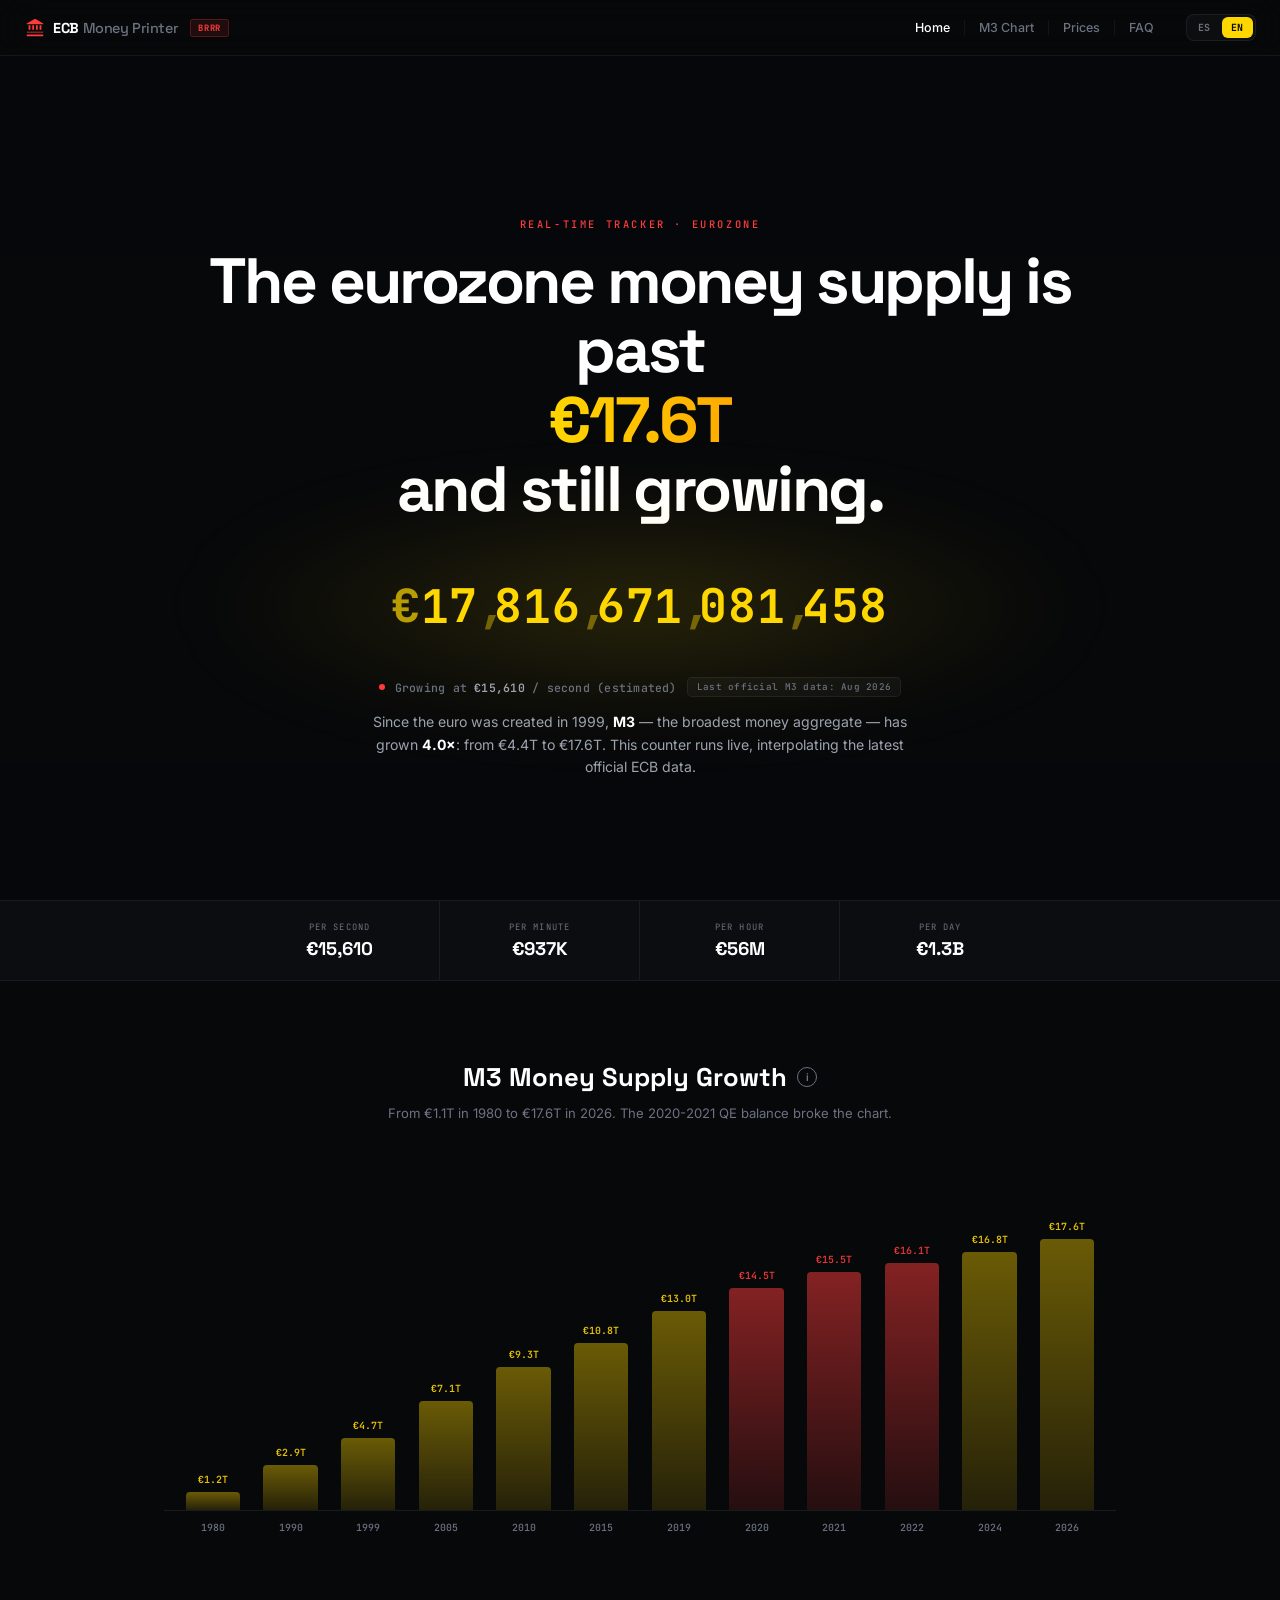
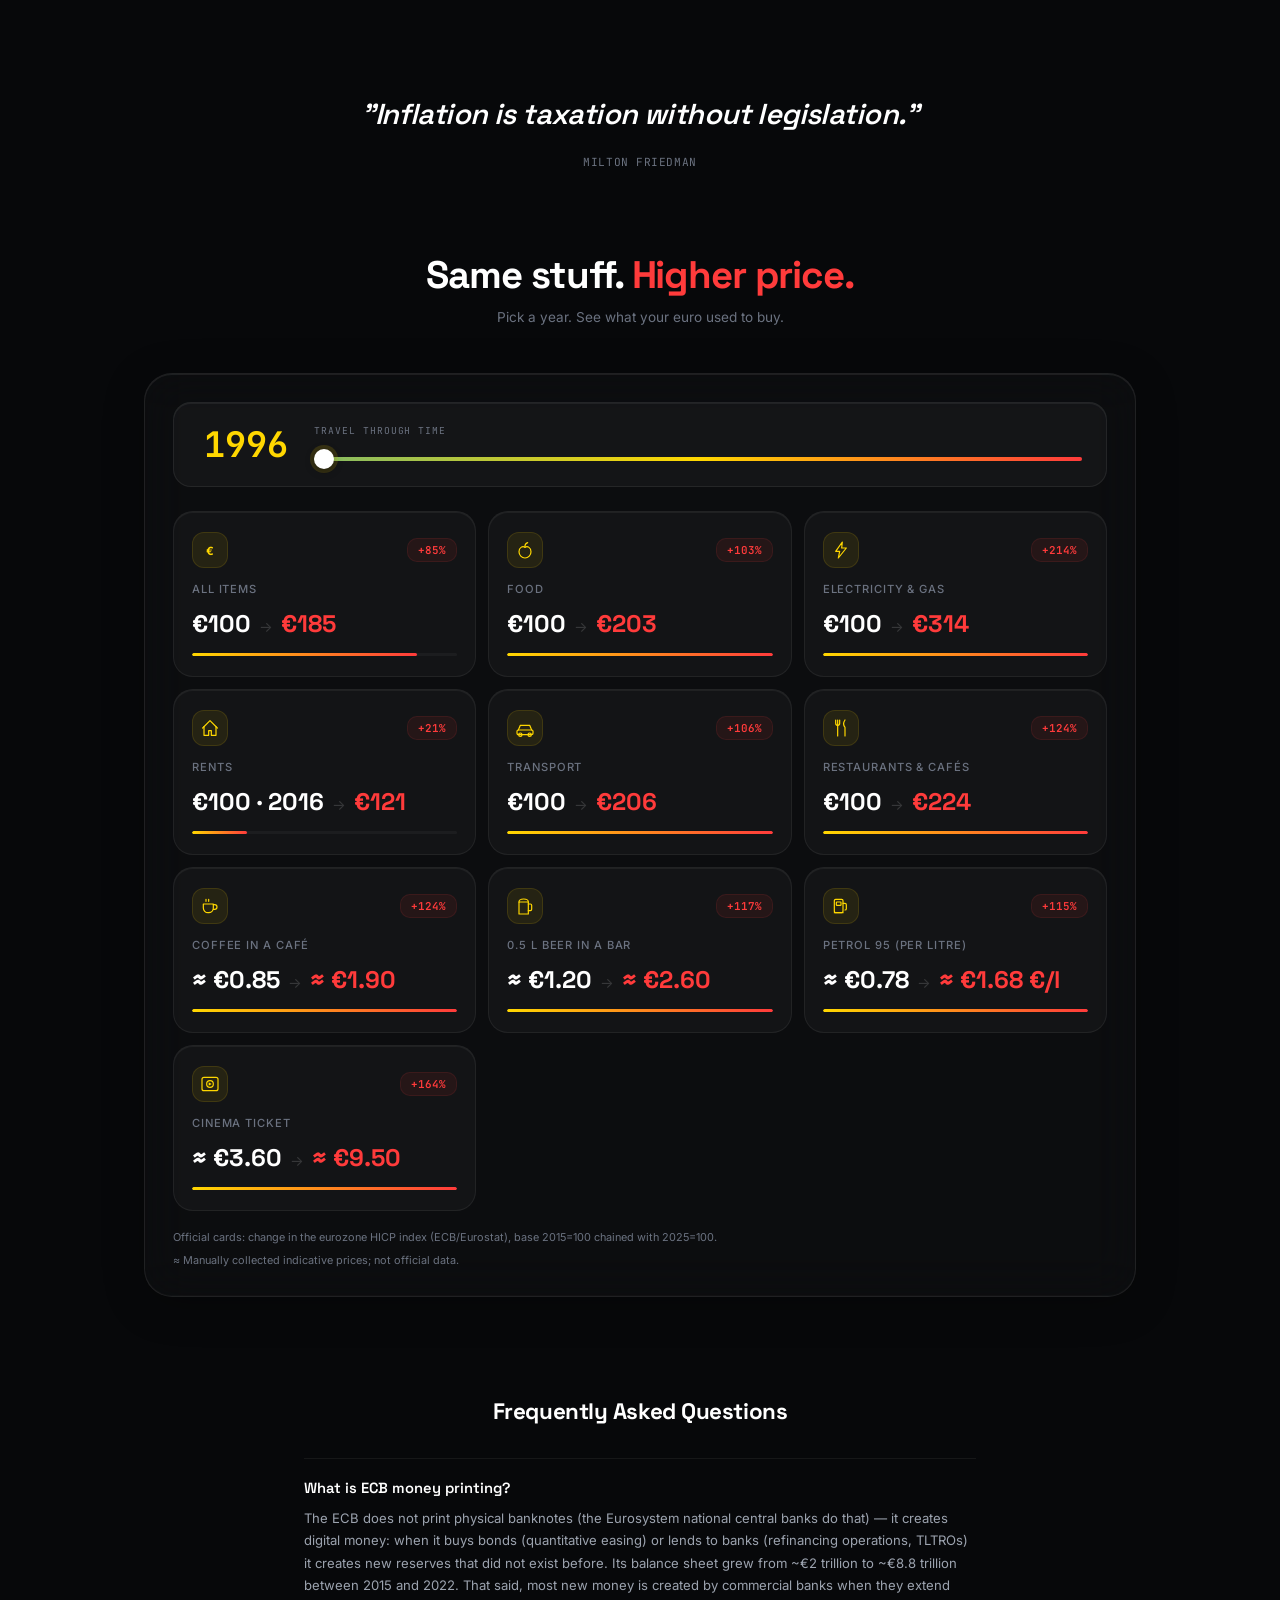
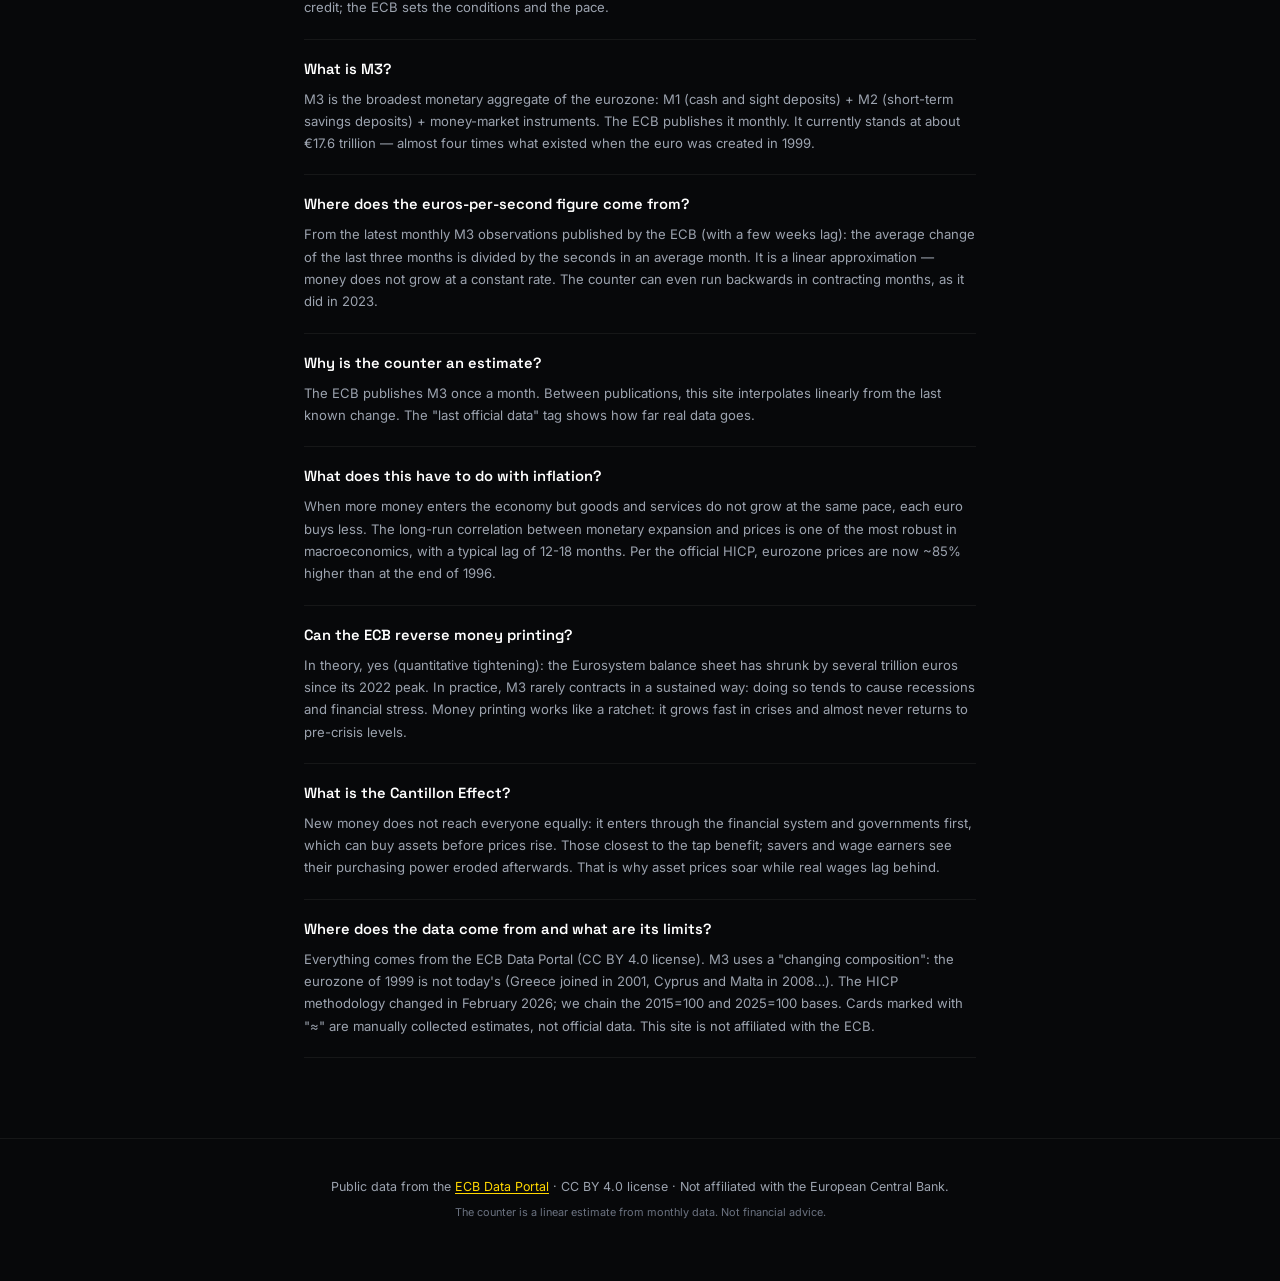
<file: index.html>
<!DOCTYPE html>
<html lang="es">
<head>
    <meta charset="UTF-8">
    <meta name="viewport" content="width=device-width, initial-scale=1.0">
    <title>ECB Money Printer — Rastreador de la masa monetaria de la eurozona en tiempo real</title>
    <meta name="description" content="Mira crecer la masa monetaria de la eurozona en tiempo real: ~20.000 € creados cada segundo. M3, M1, M2 e inflación HICP con datos oficiales del BCE. / Watch the eurozone money supply grow in real time with official ECB data.">
    <meta property="og:title" content="ECB Money Printer — Real-Time Eurozone M3 Tracker">
    <meta property="og:description" content="Watch the eurozone money supply grow in real time. ~€20,000 created every second. See how your euro loses value while you scroll.">
    <meta property="og:type" content="website">
    <meta name="twitter:card" content="summary">
    <meta name="twitter:title" content="ECB Money Printer — Real-Time Eurozone M3 Tracker">
    <meta name="twitter:description" content="Watch the eurozone money supply grow in real time. ~€20,000 created every second.">
    <link rel="icon" href="data:image/svg+xml,%3Csvg xmlns='http://www.w3.org/2000/svg' viewBox='0 0 24 24'%3E%3Ccircle cx='12' cy='12' r='11' fill='%2307080a' stroke='%23ffd700' stroke-width='1.5'/%3E%3Ctext x='12' y='17' text-anchor='middle' font-size='14' font-weight='bold' fill='%23ffd700' font-family='monospace'%3E%E2%82%AC%3C/text%3E%3C/svg%3E">
    <script type="application/ld+json">
    {
        "@context": "https://schema.org",
        "@type": "FAQPage",
        "mainEntity": [
            {"@type": "Question", "name": "What is ECB money printing?", "acceptedAnswer": {"@type": "Answer", "text": "The ECB creates digital money when it buys bonds (quantitative easing) or lends to banks (TLTROs, refinancing operations). Its balance sheet grew from ~€2 trillion to ~€8.8 trillion between 2015 and 2022. Most new money, however, is created by commercial banks when they extend credit."}},
            {"@type": "Question", "name": "What is M3?", "acceptedAnswer": {"@type": "Answer", "text": "M3 is the broadest monetary aggregate of the eurozone: M1 (cash and sight deposits) plus M2 (short-term savings deposits) plus money-market instruments. The ECB publishes it monthly. It currently stands at about €17.6 trillion, almost four times what existed when the euro was created in 1999."}},
            {"@type": "Question", "name": "Where does the euros-per-second figure come from?", "acceptedAnswer": {"@type": "Answer", "text": "From the latest monthly M3 observations published by the ECB. The average change of the last three months is divided by the seconds in an average month. It is a linear approximation and the counter can run backwards in contracting months."}},
            {"@type": "Question", "name": "What does money printing have to do with inflation?", "acceptedAnswer": {"@type": "Answer", "text": "When more money enters the economy but goods and services do not grow at the same pace, each euro buys less. Per the official HICP, eurozone prices are now roughly 85% higher than at the end of 1996, with a typical 12-18 month lag between monetary expansion and prices."}},
            {"@type": "Question", "name": "Where does the data come from?", "acceptedAnswer": {"@type": "Answer", "text": "All data comes from the ECB Data Portal (CC BY 4.0 license). M3 uses a changing eurozone composition, and the HICP series chains the 2015=100 base with the 2025=100 base introduced in February 2026."}}
        ]
    }
    </script>
    <link rel="preconnect" href="https://fonts.googleapis.com">
    <link rel="preconnect" href="https://fonts.gstatic.com" crossorigin>
    <link href="https://fonts.googleapis.com/css2?family=Inter:wght@400;500;600&family=JetBrains+Mono:wght@500;700&family=Space+Grotesk:wght@600;700;800&display=swap" rel="stylesheet">
    <link rel="stylesheet" href="assets/style.css">
</head>
<body>

<header>
    <div class="header-brand">
        <a href="#">
            <div class="header-logo">
                <span class="logo-icon"><svg viewBox="0 0 24 24" fill="none" xmlns="http://www.w3.org/2000/svg"><path d="M3 21h18v-2H3v2zm0-4h18v-1H3v1zM5 14h2V9H5v5zm4 0h2V9H9v5zm4 0h2V9h-2v5zm4 0h2V9h-2v5zM3 7l9-5 9 5v1H3V7z" fill="#ff3b3b"/></svg></span>
                <span class="fed">ECB</span>
                <span class="mp">Money Printer</span>
            </div>
            <span class="brrr-tag">BRRR</span>
        </a>
    </div>
    <div class="header-right">
        <nav class="header-links">
            <a href="#" class="active" data-i18n="nav.home"></a>
            <a href="#m3-growth" data-i18n="nav.chart"></a>
            <a href="#inflation" data-i18n="nav.prices"></a>
            <a href="#faq" data-i18n="nav.faq"></a>
        </nav>
        <div class="lang-toggle">
            <button class="lang-btn" data-lang="es">ES</button>
            <button class="lang-btn" data-lang="en">EN</button>
        </div>
    </div>
</header>

<main>
    <section class="hero">
        <div class="hero-overlay"></div>

        <div class="hero-content">
            <div class="hero-eyebrow" data-i18n="hero.eyebrow"></div>
            <h1 class="hero-headline">
                <span data-i18n="hero.pre"></span><br>
                <span class="highlight" id="headlineAmount"></span><br>
                <span data-i18n="hero.post"></span>
            </h1>

            <div class="counter-block">
                <div class="counter-glow"></div>
                <div class="hero-counter" id="heroCounter"></div>
            </div>

            <div class="rate-line">
                <span class="rate-dot"></span>
                <span class="rate-text">
                    <span data-i18n="rate.pre"></span>
                    <strong id="rateValue"></strong>
                    <span data-i18n="rate.post"></span>
                </span>
                <span class="chip" id="lastOfficialChip"></span>
            </div>

            <p class="hero-sub" id="heroSub"></p>
        </div>
    </section>

    <div class="stats-strip">
        <div class="stats-strip-item"><div class="stats-strip-label" data-i18n="stats.sec"></div><div class="stats-strip-value" id="statSec"></div></div>
        <div class="stats-strip-item"><div class="stats-strip-label" data-i18n="stats.min"></div><div class="stats-strip-value" id="statMin"></div></div>
        <div class="stats-strip-item"><div class="stats-strip-label" data-i18n="stats.hour"></div><div class="stats-strip-value" id="statHour"></div></div>
        <div class="stats-strip-item"><div class="stats-strip-label" data-i18n="stats.day"></div><div class="stats-strip-value" id="statDay"></div></div>
    </div>

    <div class="m3-section" id="m3-growth">
        <div class="m3-header">
            <h2 class="m3-title" data-reveal data-i18n="chart.title"></h2>
            <button class="info-btn" aria-label="What is M3?">
                i
                <div class="info-tooltip" data-i18n-html="chart.info"></div>
            </button>
        </div>
        <p class="m3-sub" id="chartSub"></p>
        <div class="m3-chart-wrap">
            <div class="m3-chart" id="m3Chart"></div>
            <div class="m3-years" id="m3Years"></div>
        </div>
    </div>

    <div class="quote-break">
        <blockquote data-i18n="quote.text"></blockquote>
        <cite data-i18n="quote.cite"></cite>
    </div>

    <div class="inflation-section" id="inflation">
        <div class="inflation-header">
            <h2 class="inflation-title" data-reveal>
                <span data-i18n="infl.title.pre"></span>
                <span class="red" data-i18n="infl.title.red"></span>
            </h2>
            <p class="inflation-sub" data-i18n="infl.sub"></p>
        </div>

        <div class="inflation-glass">
            <div class="slider-block">
                <div class="slider-year-display" id="sliderYear">1996</div>
                <div class="slider-track-wrap">
                    <div class="slider-track-label" data-i18n="infl.sliderLabel"></div>
                    <input type="range" id="yearSlider" min="0" max="6" step="1" value="0">
                </div>
            </div>

            <div class="price-grid" id="priceGrid"></div>

            <div class="price-notes">
                <p class="price-note" data-i18n="infl.hicpNote"></p>
                <p class="price-note" data-i18n="infl.approxNote"></p>
            </div>
        </div>
    </div>

    <div class="faq-section" id="faq">
        <h2 class="faq-title" data-i18n="faq.title"></h2>
        <div id="faqList"></div>
    </div>
</main>

<footer>
    <p class="footer-main">
        <span data-i18n="footer.made"></span>
        <a href="https://data.ecb.europa.eu/" target="_blank" rel="noopener">ECB Data Portal</a><span data-i18n="footer.license"></span>
    </p>
    <p class="footer-note" data-i18n="footer.estimate"></p>
</footer>

<script src="assets/i18n.js"></script>
<script src="assets/app.js"></script>
</body>
</html>
</file>
<file: assets/style.css>
*, *::before, *::after { margin: 0; padding: 0; box-sizing: border-box; }

:root {
    --bg: #07080a;
    --bg-card: #0f1114;
    --green-money: #85bb65;
    --red: #ff3b3b;
    --red-dim: rgba(255, 59, 59, 0.1);
    --red-border: rgba(255, 59, 59, 0.25);
    --gold: #ffd700;
    --eu-blue: #003399;
    --text: #e5e7eb;
    --text-muted: #9ca3af;
    --text-dim: #6b7280;
    --border: rgba(255, 255, 255, 0.06);
    --font-display: 'Space Grotesk', sans-serif;
    --font-body: 'Inter', sans-serif;
    --font-mono: 'JetBrains Mono', monospace;
}

html { font-family: var(--font-body); background: var(--bg); color: var(--text); -webkit-font-smoothing: antialiased; min-width: 320px; overflow-x: hidden; }
body { min-height: 100vh; overflow-x: hidden; }

header {
    position: sticky; top: 0; z-index: 100; height: 56px;
    display: flex; align-items: center; justify-content: space-between;
    padding: 0 24px; border-bottom: 1px solid var(--border);
    backdrop-filter: blur(20px); background: rgba(7, 8, 10, 0.88);
}
.header-brand { display: flex; align-items: center; gap: 12px; }
.header-brand a { text-decoration: none; display: flex; align-items: center; gap: 12px; }
.header-logo {
    display: flex; align-items: center; gap: 0;
    font-family: var(--font-display); font-size: 0.9rem; font-weight: 800; letter-spacing: -0.03em;
}
.header-logo .logo-icon {
    display: inline-flex; align-items: center; justify-content: center;
    width: 22px; height: 22px; margin-right: 7px; flex-shrink: 0;
}
.header-logo .logo-icon svg { width: 100%; height: 100%; }
.header-logo .fed { color: white; }
.header-logo .mp { color: var(--text-dim); font-weight: 500; margin-left: 4px; }
.brrr-tag {
    font-family: var(--font-mono); font-size: 0.55rem; font-weight: 700;
    color: var(--red); background: var(--red-dim); border: 1px solid var(--red-border);
    padding: 2px 7px; border-radius: 3px; letter-spacing: 0.08em;
    animation: brrr 0.12s linear infinite alternate;
}
.header-right { display: flex; align-items: center; gap: 4px; }
.header-links { display: flex; align-items: center; gap: 0; }
.header-links a { font-size: 0.78rem; font-weight: 500; color: var(--text-dim); text-decoration: none; transition: color 0.2s; padding: 0 14px; border-right: 1px solid var(--border); }
.header-links a:last-child { border-right: none; }
.header-links a:hover { color: white; }
.header-links a.active { color: white; }

.lang-toggle {
    display: flex; align-items: center; gap: 2px; margin-left: 14px;
    border: 1px solid var(--border); border-radius: 8px; padding: 2px;
    background: rgba(255, 255, 255, 0.03);
}
.lang-btn {
    font-family: var(--font-mono); font-size: 0.62rem; font-weight: 700; letter-spacing: 0.06em;
    color: var(--text-dim); background: transparent; border: none; border-radius: 6px;
    padding: 4px 9px; cursor: pointer; transition: all 0.2s;
}
.lang-btn:hover { color: white; }
.lang-btn.active { color: var(--bg); background: var(--gold); }

@keyframes brrr { from { transform: translateX(-0.5px) rotate(-0.3deg); } to { transform: translateX(0.5px) rotate(0.3deg); } }

.hero {
    position: relative; min-height: calc(100vh - 56px);
    display: flex; flex-direction: column; align-items: center; justify-content: center;
    padding: 40px 24px 0; text-align: center; overflow: hidden;
}

.hero-video {
    position: absolute; inset: 0; z-index: 0;
    width: 100%; height: 100%; object-fit: cover;
    pointer-events: none;
}
.hero-overlay {
    position: absolute; inset: 0; z-index: 1;
    background: rgba(7, 8, 10, 0.82);
    pointer-events: none;
}

.hero-content { position: relative; z-index: 2; max-width: 900px; }

.hero-eyebrow {
    font-family: var(--font-mono); font-size: 0.65rem; font-weight: 500;
    text-transform: uppercase; letter-spacing: 0.25em;
    color: var(--red); margin-bottom: 16px;
    animation: fadeInUp 0.8s ease-out;
}

.hero-headline {
    font-family: var(--font-display); font-size: clamp(2.2rem, 5.5vw, 4rem);
    font-weight: 800; letter-spacing: -0.04em; line-height: 1.08;
    color: white; margin-bottom: 32px;
    animation: fadeInUp 0.8s 0.1s ease-out both;
}

.hero-headline .highlight {
    background: linear-gradient(90deg, var(--gold) 0%, #ffaa00 100%);
    -webkit-background-clip: text; -webkit-text-fill-color: transparent;
    background-clip: text;
    white-space: nowrap;
}

.counter-block {
    position: relative; padding: 24px 0; margin-bottom: 20px;
    animation: fadeIn 1s 0.3s both;
}

.counter-glow {
    position: absolute; top: 50%; left: 50%;
    transform: translate(-50%, -50%); width: 110%; height: 250%;
    background: radial-gradient(ellipse, rgba(255, 215, 0, 0.15) 0%, transparent 65%);
    filter: blur(40px); pointer-events: none;
    animation: pulseGlow 5s ease-in-out infinite;
}

.hero-counter {
    position: relative;
    font-family: var(--font-mono); font-size: clamp(1.4rem, 4.6vw, 2.9rem);
    font-weight: 700; line-height: 1; color: var(--gold);
    display: flex; align-items: center; justify-content: center; flex-wrap: wrap;
    font-variant-numeric: tabular-nums;
}

.odometer-slot {
    display: inline-block; width: 0.62em; height: 1.15em;
    overflow: hidden; position: relative;
}
.odometer-strip {
    display: flex; flex-direction: column; position: absolute; top: 0; left: 0; width: 100%;
    transition: transform 0.4s cubic-bezier(0.25, 0.1, 0.25, 1);
}
.odometer-strip span {
    display: flex; align-items: center; justify-content: center;
    height: 1.15em; width: 100%;
}
.hero-counter .sep { display: inline-block; width: 0.35em; text-align: center; opacity: 0.4; }
.hero-counter .cur { display: inline-block; text-align: center; opacity: 0.7; }

.rate-line {
    display: flex; align-items: center; justify-content: center; gap: 10px; flex-wrap: wrap;
    margin-top: 18px; margin-bottom: 14px;
    animation: fadeIn 1s 0.5s both;
}
.rate-dot {
    width: 6px; height: 6px; border-radius: 50%; background: var(--red);
    animation: livePulse 2s ease-in-out infinite; flex-shrink: 0;
}
.rate-text {
    font-family: var(--font-mono); font-size: 0.72rem; font-weight: 500;
    color: var(--text-dim); letter-spacing: 0.02em;
}
.rate-text strong { color: var(--text-muted); font-weight: 600; }

.chip {
    font-family: var(--font-mono); font-size: 0.58rem; font-weight: 500;
    color: var(--text-dim); border: 1px solid var(--border);
    background: rgba(255, 255, 255, 0.03);
    padding: 3px 9px; border-radius: 5px; letter-spacing: 0.03em;
}

.hero-sub {
    max-width: 560px; margin: 0 auto;
    font-size: 0.88rem; line-height: 1.6; color: var(--text-muted);
    animation: fadeIn 1s 0.7s both; text-align: center;
}
.hero-sub strong { color: white; }

.stats-strip {
    display: flex; justify-content: center; gap: 0;
    border-top: 1px solid var(--border); border-bottom: 1px solid var(--border);
    background: rgba(15, 17, 20, 0.6);
}
.stats-strip-item {
    flex: 1; max-width: 200px; padding: 20px 16px;
    text-align: center; border-right: 1px solid var(--border);
}
.stats-strip-item:last-child { border-right: none; }
.stats-strip-label { font-family: var(--font-mono); font-size: 0.55rem; text-transform: uppercase; letter-spacing: 0.12em; color: var(--text-dim); margin-bottom: 4px; }
.stats-strip-value { font-family: var(--font-display); font-size: 1.15rem; font-weight: 700; color: white; }

.m3-section { max-width: 1000px; margin: 0 auto; padding: 80px 24px; }

.m3-header {
    display: flex; align-items: center; justify-content: center; gap: 10px;
    margin-bottom: 12px;
}

.m3-title {
    font-family: var(--font-display); font-size: 1.6rem; font-weight: 700; color: white;
    opacity: 0; transform: translateY(20px); transition: all 0.6s ease-out;
}
.m3-title.visible { opacity: 1; transform: translateY(0); }

.info-btn {
    width: 20px; height: 20px; border-radius: 50%;
    border: 1px solid var(--text-dim); background: transparent;
    font-family: var(--font-body); font-size: 0.65rem; font-weight: 600;
    color: var(--text-dim); cursor: pointer; position: relative;
    display: flex; align-items: center; justify-content: center;
    transition: all 0.2s;
}
.info-btn:hover { border-color: white; color: white; }

.info-tooltip {
    display: none; position: absolute; top: 30px; left: 50%; transform: translateX(-50%);
    width: 280px; padding: 14px 16px;
    background: #1a1d22; border: 1px solid #2a2d33; border-radius: 10px;
    font-size: 0.78rem; font-weight: 400; color: var(--text-muted);
    line-height: 1.5; text-align: left; z-index: 50;
    box-shadow: 0 8px 30px rgba(0,0,0,0.5);
}
.info-btn:hover .info-tooltip { display: block; }

.m3-sub { text-align: center; font-size: 0.82rem; color: var(--text-dim); margin-bottom: 40px; }

.m3-chart-wrap {
    position: relative; padding: 30px 0 0; overflow-x: auto;
}
.m3-chart {
    display: flex; align-items: flex-end; gap: 0;
    height: 320px; min-width: 600px;
    border-bottom: 1px solid rgba(255,255,255,0.08);
    padding: 0 10px;
}
.m3-col {
    flex: 1; display: flex; flex-direction: column; align-items: center;
    height: 100%; justify-content: flex-end; position: relative;
    opacity: 0; transform: translateY(20px); transition: all 0.6s ease-out;
}
.m3-col.visible { opacity: 1; transform: translateY(0); }
.m3-col-label {
    font-family: var(--font-mono); font-size: 0.62rem; font-weight: 600;
    color: rgba(255, 215, 0, 0.9); margin-bottom: 6px; white-space: nowrap;
}
.m3-col.covid .m3-col-label { color: rgba(255, 59, 59, 0.9); }
.m3-col-bar {
    width: 70%; max-width: 56px; border-radius: 4px 4px 0 0;
    background: linear-gradient(180deg, rgba(255, 215, 0, 0.4), rgba(255, 215, 0, 0.12));
    transition: height 1.2s cubic-bezier(0.25, 0.46, 0.45, 0.94);
}
.m3-col.covid .m3-col-bar {
    background: linear-gradient(180deg, rgba(255, 59, 59, 0.5), rgba(255, 59, 59, 0.12));
}
.m3-years {
    display: flex; gap: 0; min-width: 600px; padding: 0 10px;
}
.m3-year-label {
    flex: 1; text-align: center; padding-top: 10px;
    font-family: var(--font-mono); font-size: 0.62rem; font-weight: 500; color: var(--text-dim);
}

.inflation-section {
    max-width: 1040px; margin: 0 auto; padding: 0 24px 100px;
}

.inflation-header { text-align: center; margin-bottom: 48px; }

.inflation-title {
    font-family: var(--font-display); font-size: clamp(1.6rem, 4vw, 2.4rem);
    font-weight: 800; color: white; letter-spacing: -0.03em; margin-bottom: 10px;
    opacity: 0; transform: translateY(20px); transition: all 0.6s ease-out;
}
.inflation-title.visible { opacity: 1; transform: translateY(0); }
.inflation-title .red { color: var(--red); }

.inflation-sub { font-size: 0.85rem; color: var(--text-dim); }

.inflation-glass {
    background: rgba(255, 255, 255, 0.025);
    border: 1px solid rgba(255, 255, 255, 0.08);
    border-radius: 28px; padding: 28px;
    backdrop-filter: blur(24px);
    box-shadow:
        0 8px 40px rgba(0, 0, 0, 0.25),
        inset 0 1px 0 rgba(255, 255, 255, 0.07),
        inset 0 -1px 0 rgba(255, 255, 255, 0.02);
}

.slider-block {
    display: flex; align-items: center; gap: 20px;
    margin-bottom: 24px; padding: 18px 24px;
    background: rgba(255, 255, 255, 0.035);
    border: 1px solid rgba(255, 255, 255, 0.07);
    border-radius: 18px;
    box-shadow: inset 0 1px 0 rgba(255, 255, 255, 0.06);
}

.slider-year-display {
    font-family: var(--font-mono); font-size: 2.2rem; font-weight: 700;
    color: var(--gold); min-width: 96px; text-align: center;
}

.slider-track-wrap { flex: 1; }
.slider-track-label {
    font-family: var(--font-mono); font-size: 0.6rem; text-transform: uppercase;
    letter-spacing: 0.1em; color: var(--text-dim); margin-bottom: 8px;
}

input[type="range"] {
    -webkit-appearance: none; appearance: none;
    width: 100%; height: 4px;
    background: rgba(255, 255, 255, 0.08);
    border-radius: 2px; outline: none; cursor: pointer;
}
input[type="range"]::-webkit-slider-runnable-track {
    height: 4px; border-radius: 2px;
    background: linear-gradient(90deg, var(--green-money), #ffd700, var(--red));
}
input[type="range"]::-webkit-slider-thumb {
    -webkit-appearance: none; width: 20px; height: 20px; border-radius: 50%;
    background: white; border: 2px solid rgba(255, 255, 255, 0.3); cursor: grab;
    margin-top: -8px;
    box-shadow: 0 2px 8px rgba(0, 0, 0, 0.4), 0 0 0 4px rgba(255, 215, 0, 0.15);
    transition: box-shadow 0.2s;
}
input[type="range"]::-webkit-slider-thumb:hover {
    box-shadow: 0 2px 12px rgba(0, 0, 0, 0.5), 0 0 0 6px rgba(255, 215, 0, 0.25);
}
input[type="range"]::-moz-range-track {
    height: 4px; border-radius: 2px;
    background: linear-gradient(90deg, var(--green-money), #ffd700, var(--red));
}
input[type="range"]::-moz-range-thumb {
    width: 20px; height: 20px; border-radius: 50%;
    background: white; border: 2px solid rgba(255, 255, 255, 0.3); cursor: grab;
    box-shadow: 0 2px 8px rgba(0, 0, 0, 0.4), 0 0 0 4px rgba(255, 215, 0, 0.15);
}

.price-grid { display: grid; grid-template-columns: repeat(3, 1fr); gap: 12px; }

.price-card {
    background: rgba(255, 255, 255, 0.03);
    border: 1px solid rgba(255, 255, 255, 0.06);
    border-radius: 20px; padding: 20px 18px;
    position: relative; overflow: hidden;
    box-shadow: inset 0 1px 0 rgba(255, 255, 255, 0.05);
    transition: background 0.3s, border-color 0.3s, transform 0.3s;
}
.price-card:hover {
    background: rgba(255, 255, 255, 0.05);
    border-color: rgba(255, 255, 255, 0.12);
    transform: translateY(-2px);
}

.price-card-top { display: flex; align-items: center; justify-content: space-between; margin-bottom: 14px; }
.price-card-icon {
    width: 36px; height: 36px; flex-shrink: 0;
    display: flex; align-items: center; justify-content: center;
    background: rgba(255, 215, 0, 0.08);
    border: 1px solid rgba(255, 215, 0, 0.12);
    border-radius: 12px; padding: 7px;
    color: var(--gold);
}
.price-card-icon svg { width: 100%; height: 100%; }
.price-card-change {
    font-family: var(--font-mono); font-size: 0.68rem; font-weight: 600;
    color: var(--red);
    background: rgba(255, 59, 59, 0.06);
    border: 1px solid rgba(255, 59, 59, 0.1);
    padding: 4px 10px; border-radius: 10px;
    transition: all 0.3s;
}

.price-card-name {
    font-size: 0.7rem; text-transform: uppercase; letter-spacing: 0.08em;
    color: var(--text-dim); margin-bottom: 12px; font-weight: 500;
}

.price-card-row { display: flex; align-items: baseline; gap: 6px; }
.price-then-val {
    font-family: var(--font-display); font-size: 1.5rem; font-weight: 700; color: white;
    transition: all 0.25s;
}
.price-arrow-sep { color: rgba(255, 255, 255, 0.15); font-size: 0.9rem; margin: 0 2px; }
.price-now-val {
    font-family: var(--font-display); font-size: 1.5rem; font-weight: 700; color: var(--red);
}

.price-card-bar {
    margin-top: 14px; height: 3px;
    background: rgba(255, 255, 255, 0.04);
    border-radius: 2px; overflow: hidden;
}
.price-card-bar-fill {
    height: 100%; border-radius: 2px;
    background: linear-gradient(90deg, var(--gold), var(--red));
    transition: width 0.5s ease-out;
}

.price-notes {
    margin-top: 18px; display: flex; flex-direction: column; gap: 6px;
}
.price-note {
    font-size: 0.68rem; color: var(--text-dim); line-height: 1.5;
}

.quote-break {
    text-align: center; padding: 80px 24px;
    max-width: 700px; margin: 0 auto;
}
.quote-break blockquote {
    font-family: var(--font-display); font-size: clamp(1.3rem, 3vw, 1.8rem);
    font-weight: 600; color: white; font-style: italic;
    line-height: 1.4; margin-bottom: 16px; letter-spacing: -0.02em;
}
.quote-break cite {
    font-family: var(--font-mono); font-size: 0.7rem; font-style: normal;
    color: var(--text-dim); letter-spacing: 0.05em; text-transform: uppercase;
}

.faq-section {
    max-width: 720px; margin: 0 auto; padding: 0 24px 80px;
}
.faq-title {
    font-family: var(--font-display); font-size: 1.4rem; font-weight: 700;
    color: white; letter-spacing: -0.02em; margin-bottom: 32px; text-align: center;
}
.faq-item {
    border-top: 1px solid var(--border); padding: 20px 0;
}
.faq-item:last-child { border-bottom: 1px solid var(--border); }
.faq-q {
    font-family: var(--font-display); font-size: 0.92rem; font-weight: 600;
    color: white; margin-bottom: 10px;
}
.faq-a {
    font-size: 0.82rem; color: var(--text-muted); line-height: 1.7;
}
.faq-a a { color: var(--gold); text-decoration: underline; text-underline-offset: 2px; }
.faq-a a:hover { color: white; }

footer {
    border-top: 1px solid var(--border); padding: 40px 24px 60px;
    text-align: center;
}
.footer-main { font-size: 0.78rem; color: var(--text-muted); margin-bottom: 10px; }
.footer-main a { color: var(--gold); text-decoration: underline; text-underline-offset: 2px; }
.footer-main a:hover { color: white; }
.footer-note { font-size: 0.68rem; color: var(--text-dim); line-height: 1.6; max-width: 560px; margin: 0 auto; }

@keyframes fadeInUp { from { opacity: 0; transform: translateY(20px); } to { opacity: 1; transform: translateY(0); } }
@keyframes fadeIn { from { opacity: 0; } to { opacity: 1; } }
@keyframes pulseGlow {
    0%, 100% { transform: translate(-50%, -50%) scale(1); opacity: 0.2; }
    50% { transform: translate(-50%, -50%) scale(1.1); opacity: 0.4; }
}
@keyframes livePulse { 0%, 100% { opacity: 1; transform: scale(1); } 50% { opacity: 0.3; transform: scale(1.4); } }

@media (max-width: 768px) {
    .header-links { display: none; }
    .hero { min-height: calc(100dvh - 56px); padding: 30px 16px 0; }
    .hero-headline { font-size: clamp(1.6rem, 7.5vw, 2.6rem); }
    .hero-counter { font-size: clamp(1.05rem, 4.2vw, 1.8rem); }
    .counter-block { padding: 16px 0; }
    .stats-strip { flex-wrap: wrap; }
    .stats-strip-item { flex: 1 1 50%; border-bottom: 1px solid var(--border); max-width: none; }
    .price-grid { grid-template-columns: 1fr 1fr; }
    .inflation-glass { padding: 16px; border-radius: 22px; }
    .slider-block { flex-direction: column; align-items: stretch; text-align: center; }
    .slider-year-display { font-size: 2.5rem; }
    .m3-section { padding: 60px 16px; overflow: hidden; }
    .m3-chart { height: 240px; }
    .m3-col-label { font-size: 0.52rem; }
    .m3-year-label { font-size: 0.5rem; }
}
@media (max-width: 480px) {
    .hero-headline { font-size: 1.5rem; }
    .hero-headline .highlight { white-space: normal; }
    .hero-counter { font-size: 0.92rem; }
    .odometer-slot { width: 0.6em; height: 1.1em; }
    .odometer-strip span { height: 1.1em; }
    .price-grid { grid-template-columns: 1fr; }
}
@media (prefers-reduced-motion: reduce) {
    *, *::before, *::after { animation-duration: 0.01ms !important; animation-iteration-count: 1 !important; transition-duration: 0.01ms !important; }
}
</file>
